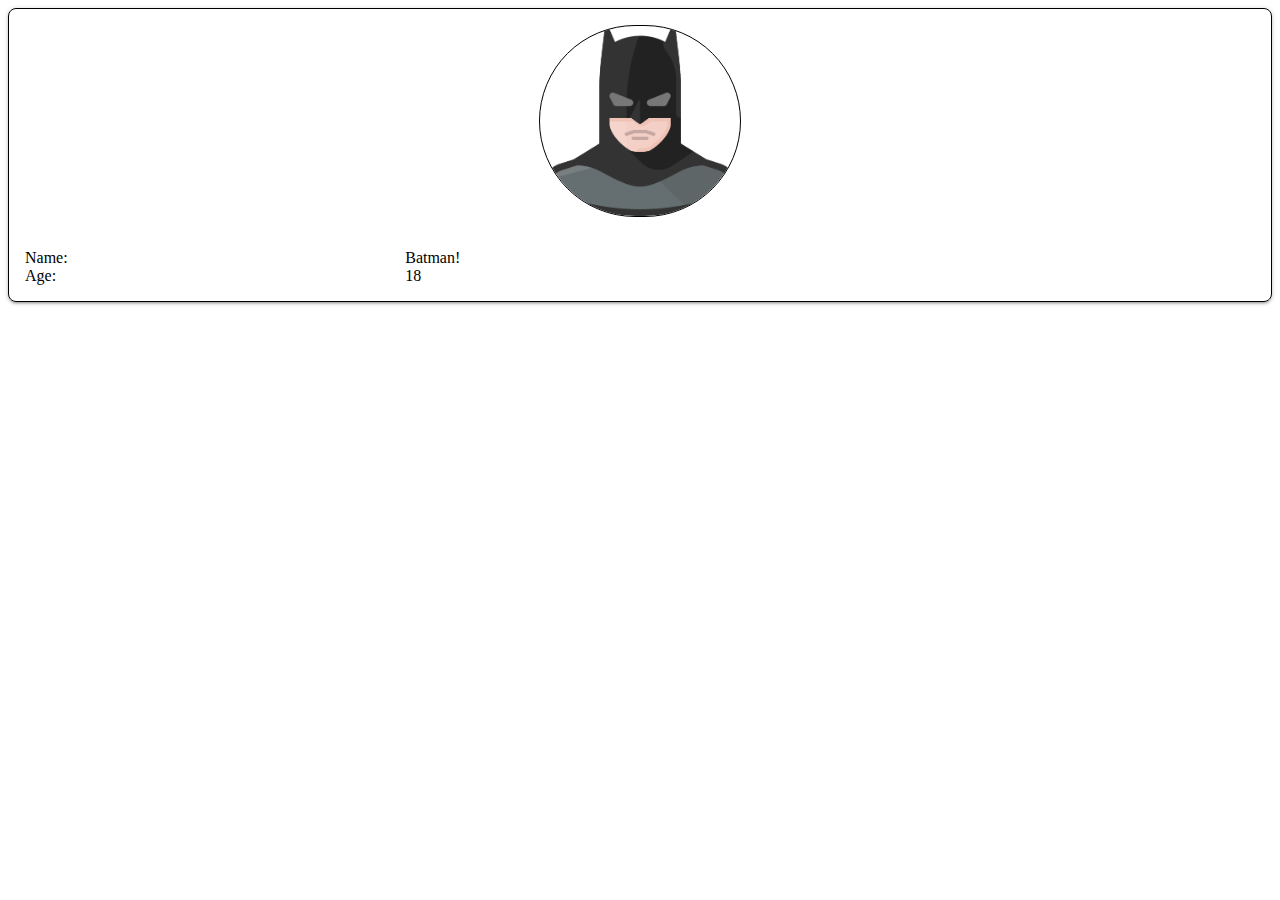
<file: card-hover-avatar-transition/index.html>
<!DOCTYPE html>
<!--[if lt IE 7]>      <html class="no-js lt-ie9 lt-ie8 lt-ie7"> <![endif]-->
<!--[if IE 7]>         <html class="no-js lt-ie9 lt-ie8"> <![endif]-->
<!--[if IE 8]>         <html class="no-js lt-ie9"> <![endif]-->
<!--[if gt IE 8]>      <html class="no-js"> <!--<![endif]-->
<html>

<head>
  <meta charset="utf-8">
  <meta http-equiv="X-UA-Compatible" content="IE=edge">
  <title></title>
  <meta name="description" content="">
  <meta name="viewport" content="width=device-width, initial-scale=1">
  <link rel="stylesheet" href="./styles.css">
</head>

<body>
  <!--[if lt IE 7]>
      <p class="browsehappy">You are using an <strong>outdated</strong> browser. Please <a href="#">upgrade your browser</a> to improve your experience.</p>
    <![endif]-->
  <div class='page-container'>
    <div class='page-container__card'>
      <div class='card__header'>
        <img class='header__avatar' src="../assets/batman.png" alt='batman' width="200px" />
      </div>
      <div class='card__body'>
        <div class='card__row'>
          <div class="card__col1">
            <span>Name:</span>
          </div>
          <div class="card__col2">
            <span>Batman!</span>
          </div>
        </div>
        <div class='card__row'>
          <div class="card__col1">
            <span>Age:</span>
          </div>
          <div class="card__col2">
            <span>18</span>
          </div>
        </div>
      </div>
    </div>
  </div>
  </div>

  <script src="" async defer></script>
</body>

</html>
</file>
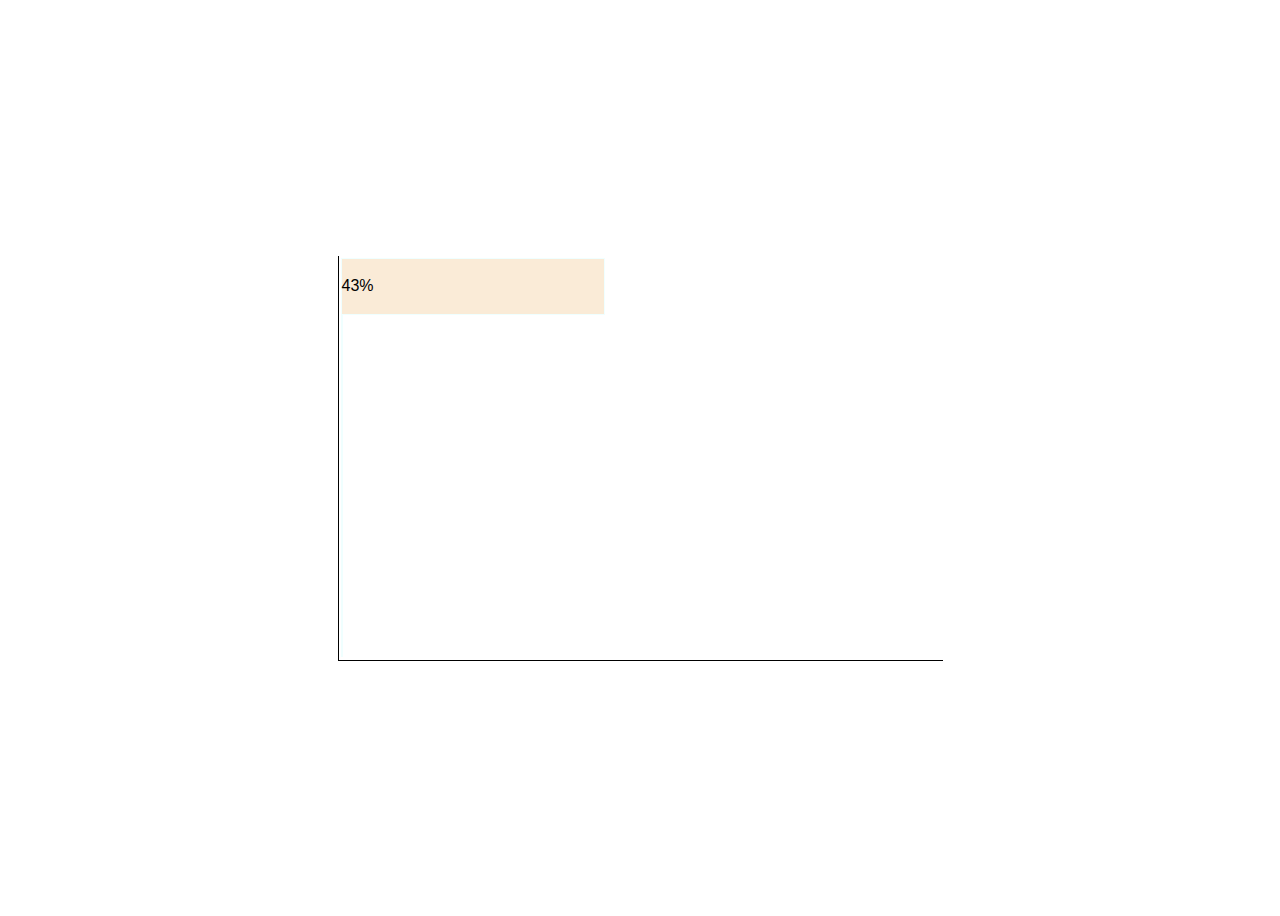
<file: horizontal-bar-graph-timed-animation/index.html>
<!DOCTYPE html>
<!--[if lt IE 7]>      <html class="no-js lt-ie9 lt-ie8 lt-ie7"> <![endif]-->
<!--[if IE 7]>         <html class="no-js lt-ie9 lt-ie8"> <![endif]-->
<!--[if IE 8]>         <html class="no-js lt-ie9"> <![endif]-->
<!--[if gt IE 8]>      <html class="no-js"> <!--<![endif]-->
<html>

<head>
  <meta charset="utf-8">
  <meta http-equiv="X-UA-Compatible" content="IE=edge">
  <title>Bar Graph with timed animations</title>
  <meta name="description" content="">
  <meta name="viewport" content="width=device-width, initial-scale=1">
  <link rel="stylesheet" href="../global.css">
  <link rel="stylesheet" href="./styles.css">
</head>

<body>
  <!--[if lt IE 7]>
      <p class="browsehappy">You are using an <strong>outdated</strong> browser. Please <a href="#">upgrade your browser</a> to improve your experience.</p>
    <![endif]-->

  <div class="page-container">
    <div class="graph graph__horizontal">
      <div class="graph__bar">
        <span class='bar__label'></span>
      </div>
      <div class="graph__bar">
        <span class='bar__label'></span>
      </div>
      <div class="graph__bar">
        <span class='bar__label'></span>
      </div>
      <div class="graph__bar">
        <span class='bar__label'></span>
      </div>
      <div class="graph__bar">
        <span class='bar__label'></span>
      </div>
      <div class="graph__bar">
        <span class='bar__label'></span>
      </div>
      <div class="graph__bar">
        <span class='bar__label'></span>
      </div>
    </div>
  </div>
  <script src="./index.js" async defer></script>
</body>

</html>
</file>
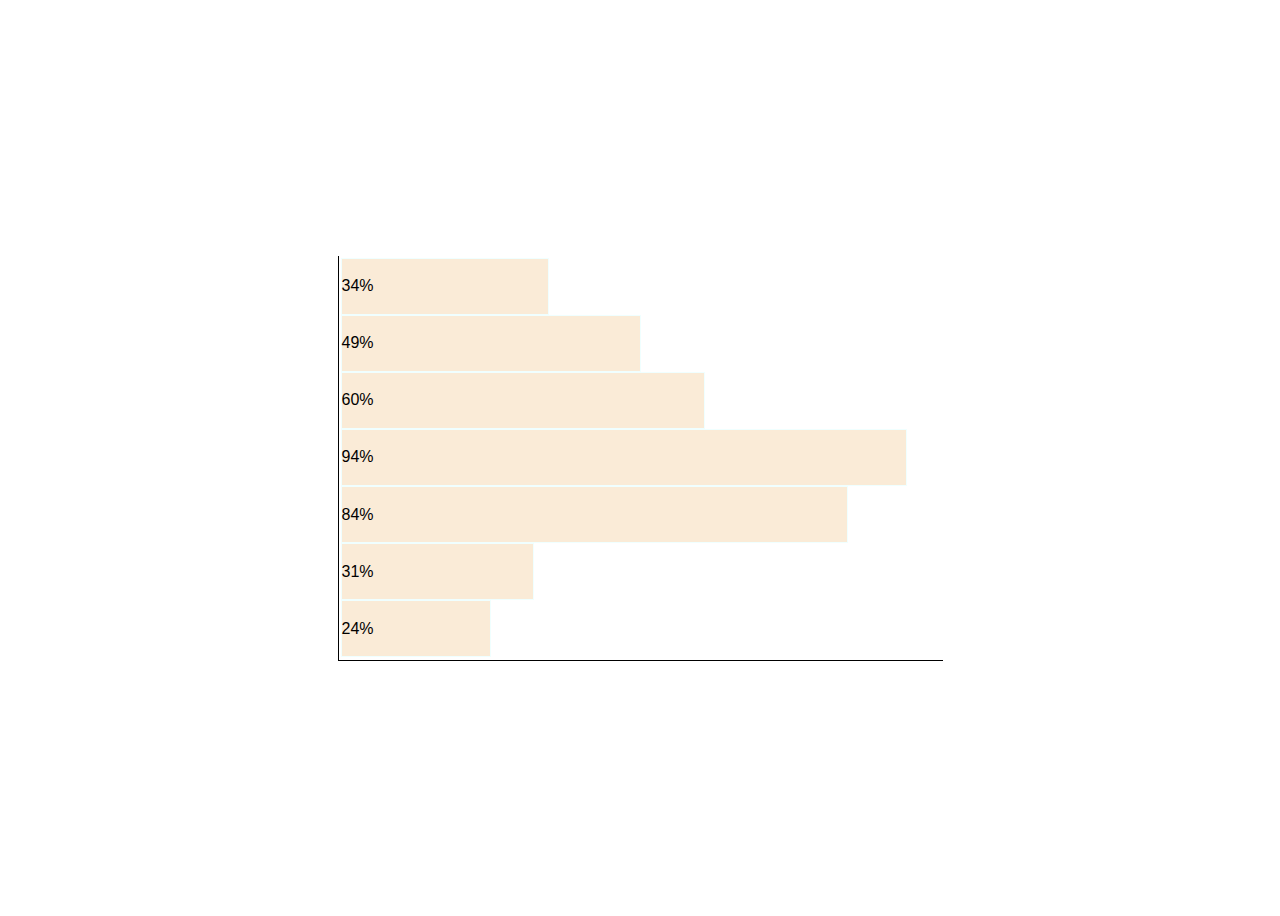
<file: horizontal-bar-graph/index.html>
<!DOCTYPE html>
<!--[if lt IE 7]>      <html class="no-js lt-ie9 lt-ie8 lt-ie7"> <![endif]-->
<!--[if IE 7]>         <html class="no-js lt-ie9 lt-ie8"> <![endif]-->
<!--[if IE 8]>         <html class="no-js lt-ie9"> <![endif]-->
<!--[if gt IE 8]>      <html class="no-js"> <!--<![endif]-->
<html>

<head>
  <meta charset="utf-8">
  <meta http-equiv="X-UA-Compatible" content="IE=edge">
  <title>Bar Graph</title>
  <meta name="description" content="">
  <meta name="viewport" content="width=device-width, initial-scale=1">
  <link rel="stylesheet" href="../global.css">
  <link rel="stylesheet" href="./styles.css">
</head>

<body>
  <!--[if lt IE 7]>
      <p class="browsehappy">You are using an <strong>outdated</strong> browser. Please <a href="#">upgrade your browser</a> to improve your experience.</p>
    <![endif]-->

  <div class="page-container">
    <div class="graph graph__horizontal">
      <div class="graph__bar">
      </div>
      <div class="graph__bar">
      </div>
      <div class="graph__bar">
      </div>
      <div class="graph__bar">
      </div>
      <div class="graph__bar">
      </div>
      <div class="graph__bar">
      </div>
      <div class="graph__bar">
      </div>
    </div>
  </div>
  <script src="./index.js" async defer></script>
</body>

</html>
</file>
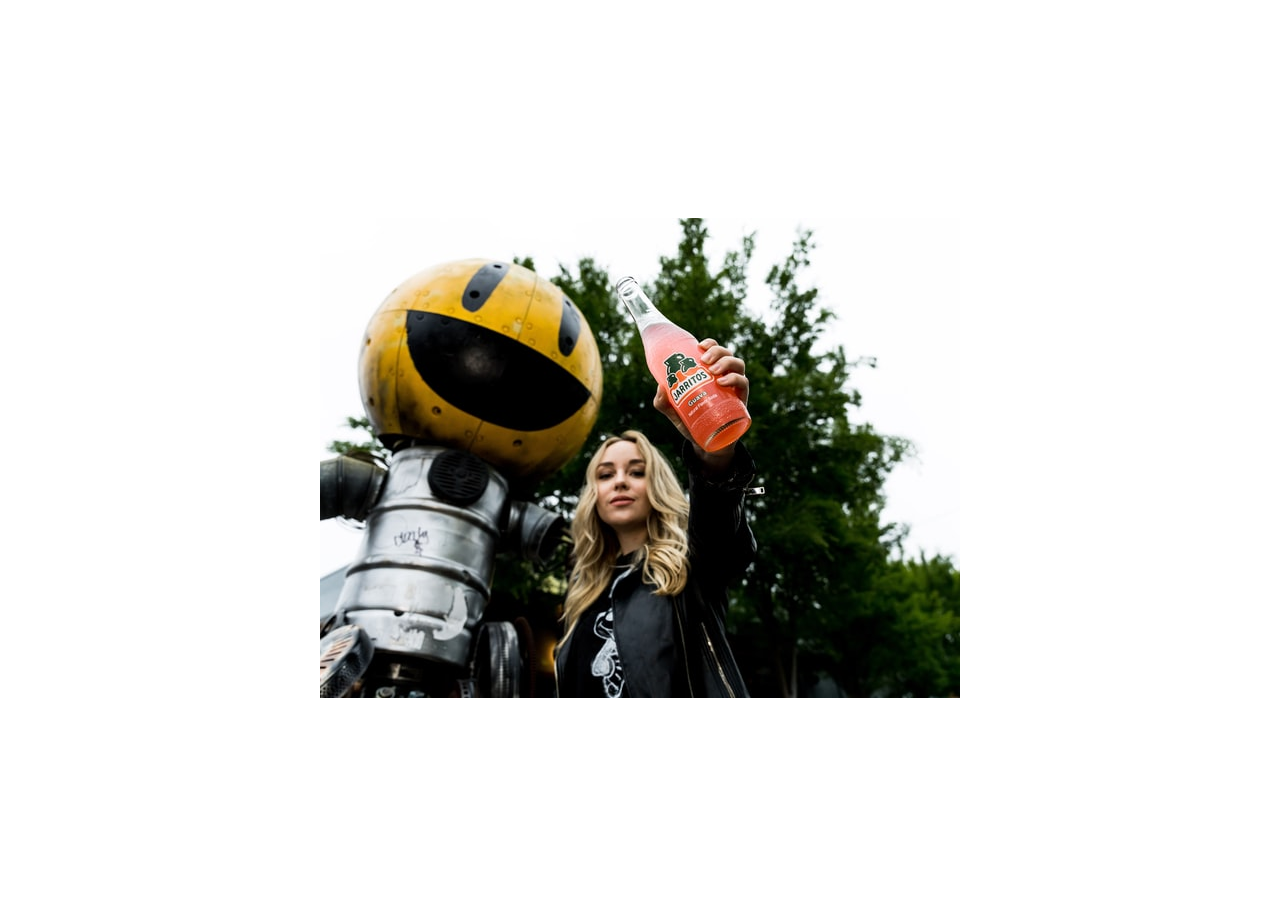
<file: image-hover-grow-text/index.html>
<!DOCTYPE html>
<!--[if lt IE 7]>      <html class="no-js lt-ie9 lt-ie8 lt-ie7"> <![endif]-->
<!--[if IE 7]>         <html class="no-js lt-ie9 lt-ie8"> <![endif]-->
<!--[if IE 8]>         <html class="no-js lt-ie9"> <![endif]-->
<!--[if gt IE 8]>      <html class="no-js"> <!--<![endif]-->
<html>

<head>
  <meta charset="utf-8">
  <meta http-equiv="X-UA-Compatible" content="IE=edge">
  <title>Image Hover Text</title>
  <meta name="description" content="">
  <meta name="viewport" content="width=device-width, initial-scale=1">
  <link rel="stylesheet" href="../global.css">
  <link rel="stylesheet" href="./styles.css">
</head>

<body>
  <!--[if lt IE 7]>
      <p class="browsehappy">You are using an <strong>outdated</strong> browser. Please <a href="#">upgrade your browser</a> to improve your experience.</p>
    <![endif]-->
  <div class='page-container'>
    <div class="card">
      <img class="card__img" src="../assets/jarritos-mexican-soda.jpg" alt="">
      <div class="card__text">
        <h3 class="card__title">Jarritos</h3>
        <p class="card__body">Natural Flavored Sodas made with real sugar that are available in 12 Super Good flavors!
          Jarritos.
        </p>
      </div>
      </img>
    </div>
  </div>

  <script src="styles.css" async defer></script>
</body>

</html>
</file>
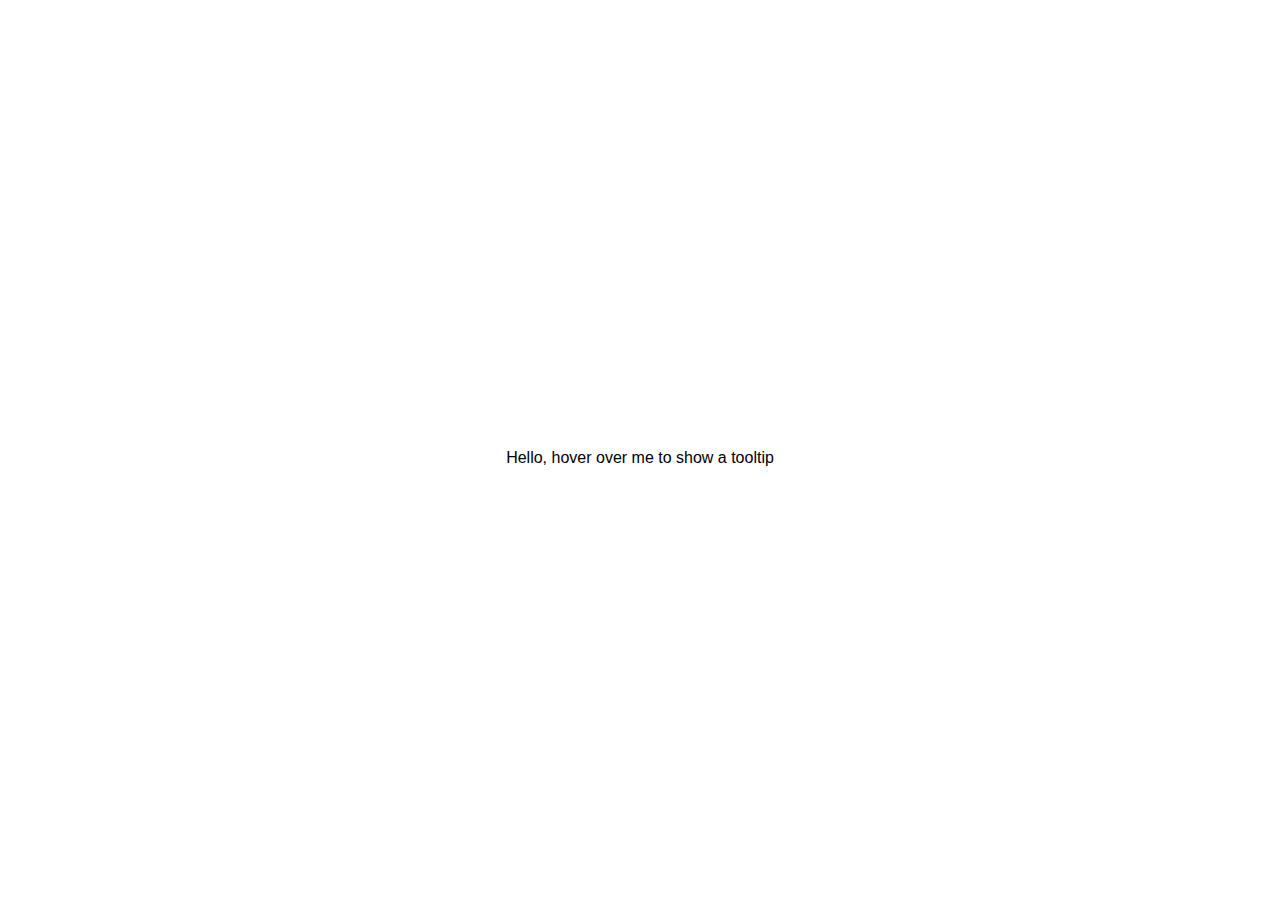
<file: tooltip-hover-popover/index.html>
<!DOCTYPE html>
<!--[if lt IE 7]>      <html class="no-js lt-ie9 lt-ie8 lt-ie7"> <![endif]-->
<!--[if IE 7]>         <html class="no-js lt-ie9 lt-ie8"> <![endif]-->
<!--[if IE 8]>         <html class="no-js lt-ie9"> <![endif]-->
<!--[if gt IE 8]>      <html class="no-js"> <!--<![endif]-->
<html>

<head>
  <meta charset="utf-8">
  <meta http-equiv="X-UA-Compatible" content="IE=edge">
  <title>Tooltip Popover</title>
  <meta name="description" content="">
  <meta name="viewport" content="width=device-width, initial-scale=1">
  <link rel="stylesheet" href="../global.css">
  <link rel="stylesheet" href="./styles.css">
</head>

<body>
  <!--[if lt IE 7]>
      <p class="browsehappy">You are using an <strong>outdated</strong> browser. Please <a href="#">upgrade your browser</a> to improve your experience.</p>
    <![endif]-->
  <div class="page-container">
    <span class="text" tooltip-text='This is the tooltip!'>
      Hello, hover over me to show a tooltip
    </span>
  </div>

  <script src="" async defer></script>
</body>

</html>
</file>
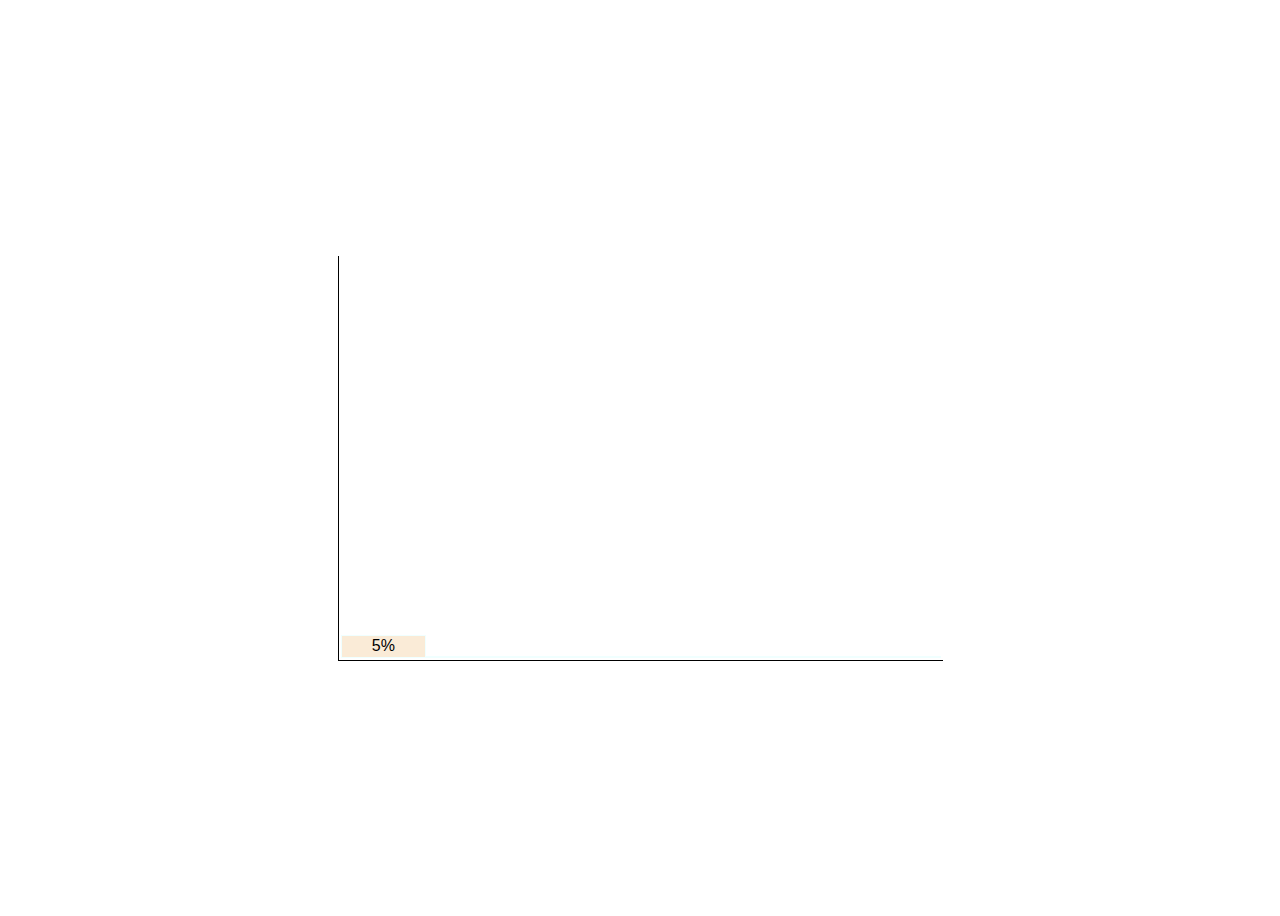
<file: vertical-bar-graph-with-popover/index.html>
<!DOCTYPE html>
<!--[if lt IE 7]>      <html class="no-js lt-ie9 lt-ie8 lt-ie7"> <![endif]-->
<!--[if IE 7]>         <html class="no-js lt-ie9 lt-ie8"> <![endif]-->
<!--[if IE 8]>         <html class="no-js lt-ie9"> <![endif]-->
<!--[if gt IE 8]>      <html class="no-js"> <!--<![endif]-->
<html>

<head>
  <meta charset="utf-8">
  <meta http-equiv="X-UA-Compatible" content="IE=edge">
  <title>Vertical Bar Graph with Popover</title>
  <meta name="description" content="">
  <meta name="viewport" content="width=device-width, initial-scale=1">
  <link rel="stylesheet" href="../global.css">
  <link rel="stylesheet" href="./styles.css">
</head>

<body>
  <!--[if lt IE 7]>
      <p class="browsehappy">You are using an <strong>outdated</strong> browser. Please <a href="#">upgrade your browser</a> to improve your experience.</p>
    <![endif]-->

  <div class="page-container">
    <div class="graph graph__vertical">
      <div class="graph__bar">
        <span class='bar__label'></span>
      </div>
      <div class="graph__bar">
        <span class='bar__label'></span>
      </div>
      <div class="graph__bar">
        <span class='bar__label'></span>
      </div>
      <div class="graph__bar">
        <span class='bar__label'></span>
      </div>
      <div class="graph__bar">
        <span class='bar__label'></span>
      </div>
      <div class="graph__bar">
        <span class='bar__label'></span>
      </div>
      <div class="graph__bar">
        <span class='bar__label'></span>
      </div>
    </div>
  </div>
  <script src="./index.js" async defer></script>
</body>

</html>
</file>
<file: card-hover-avatar-transition/styles.css>
div.page-container__card {
  display: flex;
  flex-direction: column;
  justify-content: flex-start;
  align-items: stretch;
  border: 1px solid black;
  border-radius: 8px;
  box-shadow: 0 2px 2px 0 rgb(0 0 0 / 14%), 0 3px 1px -2px rgb(0 0 0 / 12%), 0 1px 5px 0 rgb(0 0 0 / 20%);
}

div.page-container__card:hover {
  cursor: pointer;
}

div.page-container__card:hover img.header__avatar {
  transform: translateY(-3rem);
  background-color: rgba(0, 0, 0, 0.9);
}

div.card__header {
  display: flex;
  flex-direction: column;
  justify-content: center;
  align-items: center;
  padding: 1rem;
}

div.card__header > img.header__avatar {
  background-color: white;
  border: 1px solid black;
  border-radius: 100px;
  transition: transform 500ms ease-out, background-color 2000ms ease-out;;
}

div.card__body {
  display: flex;
  flex-direction: column;
  align-items: stretch;
  padding: 1rem;
}

div.card__row {
  display: flex;
  flex-direction: row;
  align-items: flex-start;
  gap: 1rem;
}

div.card__col1 {
  flex: 0.3;
}

div.card__col2 {
  flex: 0.7;
}
</file>
<file: global.css>
body {
  font-family: -apple-system, BlinkMacSystemFont, 'Segoe UI', Roboto, Oxygen, Ubuntu, Cantarell, 'Open Sans', 'Helvetica Neue', sans-serif;
}

div.page-container {
  height: 100vh;
  display: flex;
  flex-direction: column;
  justify-content: center;
  align-items: center;
}
</file>
<file: horizontal-bar-graph-timed-animation/styles.css>
div.graph {
  display: flex;
  border-bottom: 1px solid black;
  border-left: 1px solid black;
  width: 600px;
  height: 400px;
  padding: 2px;
}

div.graph__horizontal {
  flex-direction: column;
  justify-content: space-evenly;
}

div.graph__bar {
  width: 0;
  background-color: antiquewhite;
  border: 1px solid azure;
  transition: width 2s ease-out;
  height: 100%;
  display: flex;
  justify-content: flex-start;
  align-items: center;
}

span.bar__label {
  opacity: 0;
  transition: opacity 1000ms ease-out;
}
</file>
<file: horizontal-bar-graph/styles.css>
div.graph {
  display: flex;
  border-bottom: 1px solid black;
  border-left: 1px solid black;
  width: 600px;
  height: 400px;
  padding: 2px;
}

div.graph__horizontal {
  flex-direction: column;
  justify-content: space-evenly;
}

div.graph__bar {
  width: 0;
  background-color: antiquewhite;
  border: 1px solid azure;
  transition: width 2s ease-out;
  height: 100%;
  display: flex;
  justify-content: flex-start;
  align-items: center;
}
</file>
<file: image-hover-grow-text/styles.css>
/** https://www.youtube.com/watch?v=djbtPnNmc0I&list=WL&index=5 */
.card {
  position: relative;
  margin: 1em;
  background: gray;
}

.card::before, .card::after {
  content: '';
  position: absolute;
  top: 1.25em;
  bottom: 1.25em;
  left: 1.25em;
  right: 1.25em;
  opacity: 1;
  transition: transform ease-out 250ms;
}

.card::before {
  border-top: 1px solid white;
  border-bottom: 1px solid white;
  transform: scale(0, 1);
}

.card::after {
  border-left: 1px solid white;
  border-right: 1px solid white;
  transform: scale(1, 0);
}

.card:hover::before {
  transform: scale(1.05, 1);
}

.card:hover::after {
  transform: scale(1, 1.05);
}

.card__img {
  max-width: 100%;
  display: block;
  transition: opacity ease-out 250ms;

}

.card:hover .card__img {
  opacity: .4;
}


.card__text {
  position: absolute;
  top: 50%;
  left: 50%;
  transform: translate(-50%, -50%);
  color: white;
  opacity: 0;
  transition: opacity ease-out 250ms;
  display: flex;
  flex-direction: column;
  justify-content: center;
  align-items: center;
  text-align: center;
}

.card:hover .card__text {
  opacity: 1;
}

.card__title {
  font-size: 2rem;
  color: white;
  margin-bottom: 0;
}
</file>
<file: tooltip-hover-popover/styles.css>
span.text {
  cursor: pointer;
}

/* https://www.youtube.com/watch?v=xoRbkm8XgfQ&ab_channel=KevinPowell */

span.text[tooltip-text] {
  position: relative;
}

span.text[tooltip-text]::after {
  content: attr(tooltip-text);
  display: block;
  position: absolute;
  background-color: dimgrey;
  color: white;
  padding: 16px;
  border-radius: 8px;
  bottom: 0;
  left: 0;
  transform: scale(0);
  transition: 
    transform ease-out 200ms,
    bottom ease-out 200ms;
}

span.text[tooltip-text]:hover::after {
  transform: scale(1);
  bottom: 100%;
}
</file>
<file: vertical-bar-graph-with-popover/styles.css>
div.graph {
  display: flex;
  border-bottom: 1px solid black;
  border-left: 1px solid black;
  width: 600px;
  height: 400px;
  padding: 2px;
}

div.graph__vertical {
  flex-direction: row;
  align-items: flex-end;
}

div.graph__bar {
  position: relative;
  height: 0;
  background-color: antiquewhite;
  border: 1px solid azure;
  transition: height 2s ease-out;
  width: 100%;
  display: flex;
  justify-content: center;
  align-items: center;
  cursor: pointer;
}

div.graph__bar[emoji]::after {
  content: attr(emoji);
  display: block;
  position: absolute;
  transform: scale(0);
  bottom: 0;
  transition: 
    transform ease-out 600ms,
    bottom linear 300ms;
  z-index: 2;
}

div.graph__bar[emoji]:hover::after {
  transform: scale(4);
  bottom: 100%;
}

span.bar__label {
  opacity: 0;
  transition: opacity 1000ms ease-out;
}
</file>
